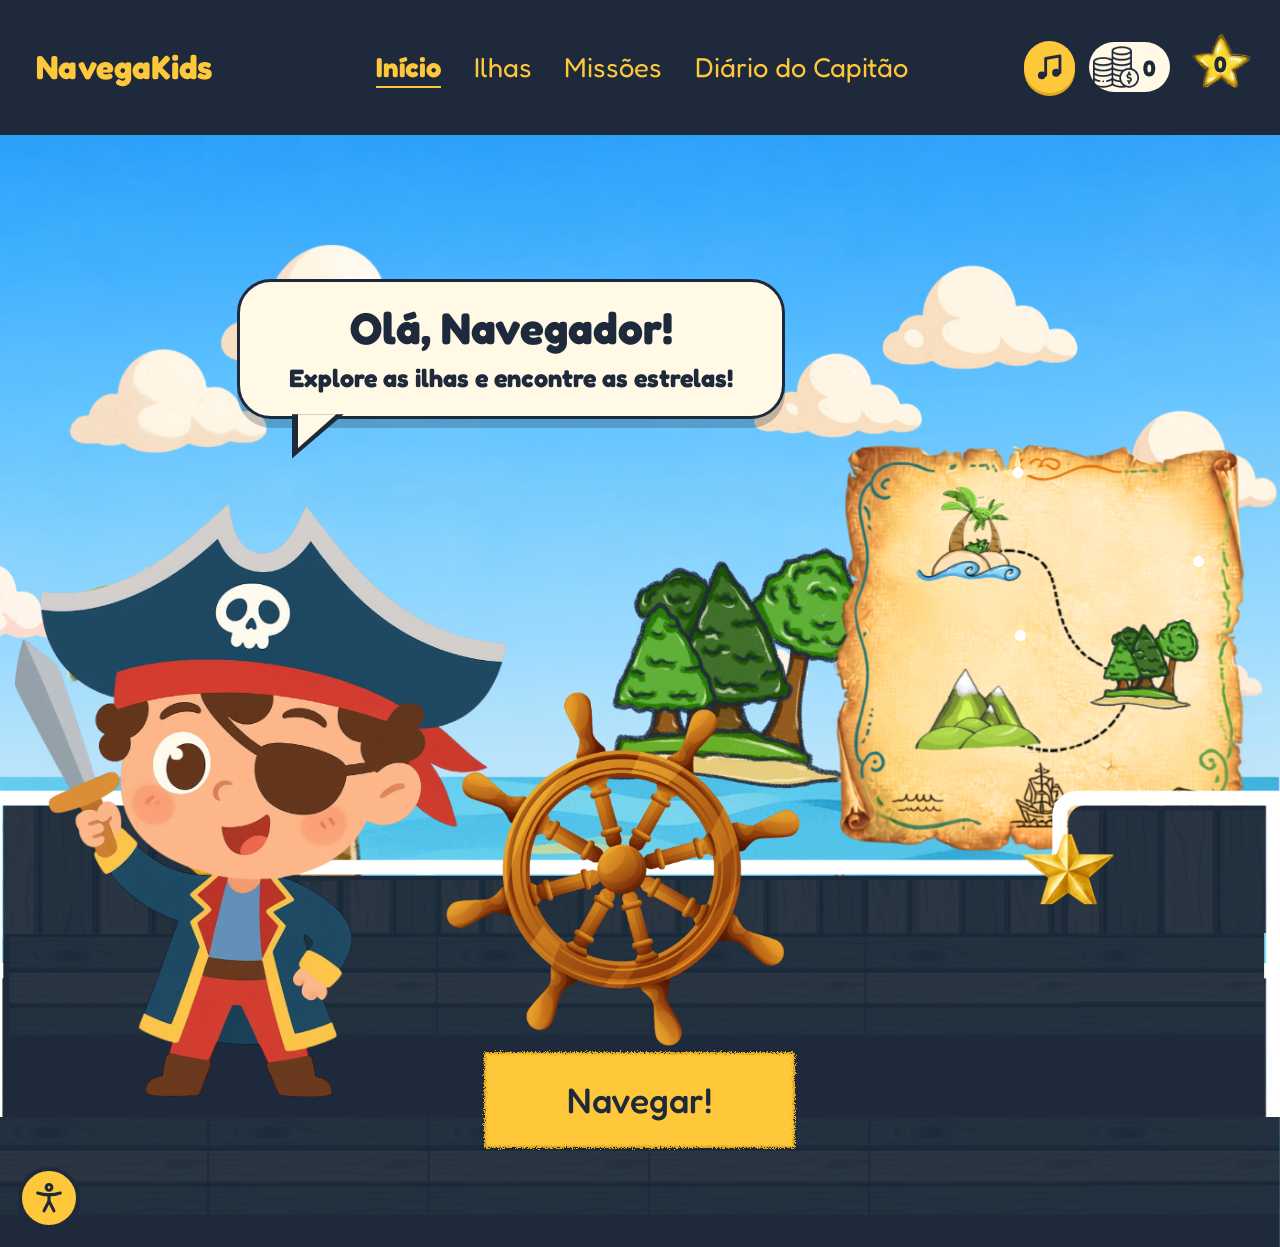
<file: index.html>
<!DOCTYPE html>
<html lang="pt-BR">
  <head>
    <meta charset="UTF-8">
    <meta name="viewport" content="width=device-width, initial-scale=1">
    <title>NavegaKids · Segurança na Internet</title>
    <meta
      name="description"
      content="Jogo educativo NavegaKids: 3 ilhas, 15 fases e 45 atividades sobre segurança na internet para crianças."
    >
    <link rel="icon" type="image/png" href="img/pirata.png">
    <link rel="preconnect" href="https://fonts.googleapis.com">
    <link
      rel="stylesheet"
      href="https://fonts.googleapis.com/css2?family=Fredoka:wght@400;500;600;700&display=swap"
    >

    <script>
      /* Lista única dos arquivos do jogo.
         VERSAO: troque só aqui depois de publicar uma mudança, para o navegador baixar tudo de novo.
         A ORDEM importa: cada arquivo usa o que os anteriores registraram em window.NavegaKids. */
      window.NavegaKids = {
        arquivos: {
          VERSAO: '20261022a',
          css: ['base', 'telas', 'atividades', 'acessibilidade'],
          js: [
            // conteúdo e configuração (imagens, roteiro)
            'config',
            'data',
            // pontos, estrelas, selos e desbloqueio
            'pontuacao',
            'progresso',
            // textos do Marujo e dicas por nível
            'textos-curtos',
            'dicas',
            // imagens, popups e montagem das telas
            'core',
            // voz, dicas e incentivo
            'apoio',
            // tela de atividade e os tipos de atividade
            'activities',
            'activities2',
            // música de fundo (Web Audio, sem arquivo)
            'musica',
            // peças e popups usados por várias telas
            'telas/comum',
            'telas/jogador',
            // uma tela por arquivo
            'telas/inicio',
            'telas/ilhas',
            'telas/mapa',
            'telas/capitao',
            'telas/abertura',
            'telas/missoes',
            'telas/conclusao',
            'telas/diario',
            'telas/certificado',
            // liga cada endereço à sua tela
            'router',
            // painel de acessibilidade
            'acessibilidade'
          ]
        }
      };

      NavegaKids.arquivos.css.forEach(nome =>
        document.write(`<link rel="stylesheet" href="css/${nome}.css?v=${NavegaKids.arquivos.VERSAO}">`)
      );
    </script>
  </head>

  <body>
    <header class="topbar" id="topbar"></header>
    <main id="stage" role="main"></main>

    <script>
      NavegaKids.arquivos.js.forEach(nome =>
        document.write(`<script src="js/${nome}.js?v=${NavegaKids.arquivos.VERSAO}"><\/script>`)
      );
    </script>
  </body>
</html>
</file>
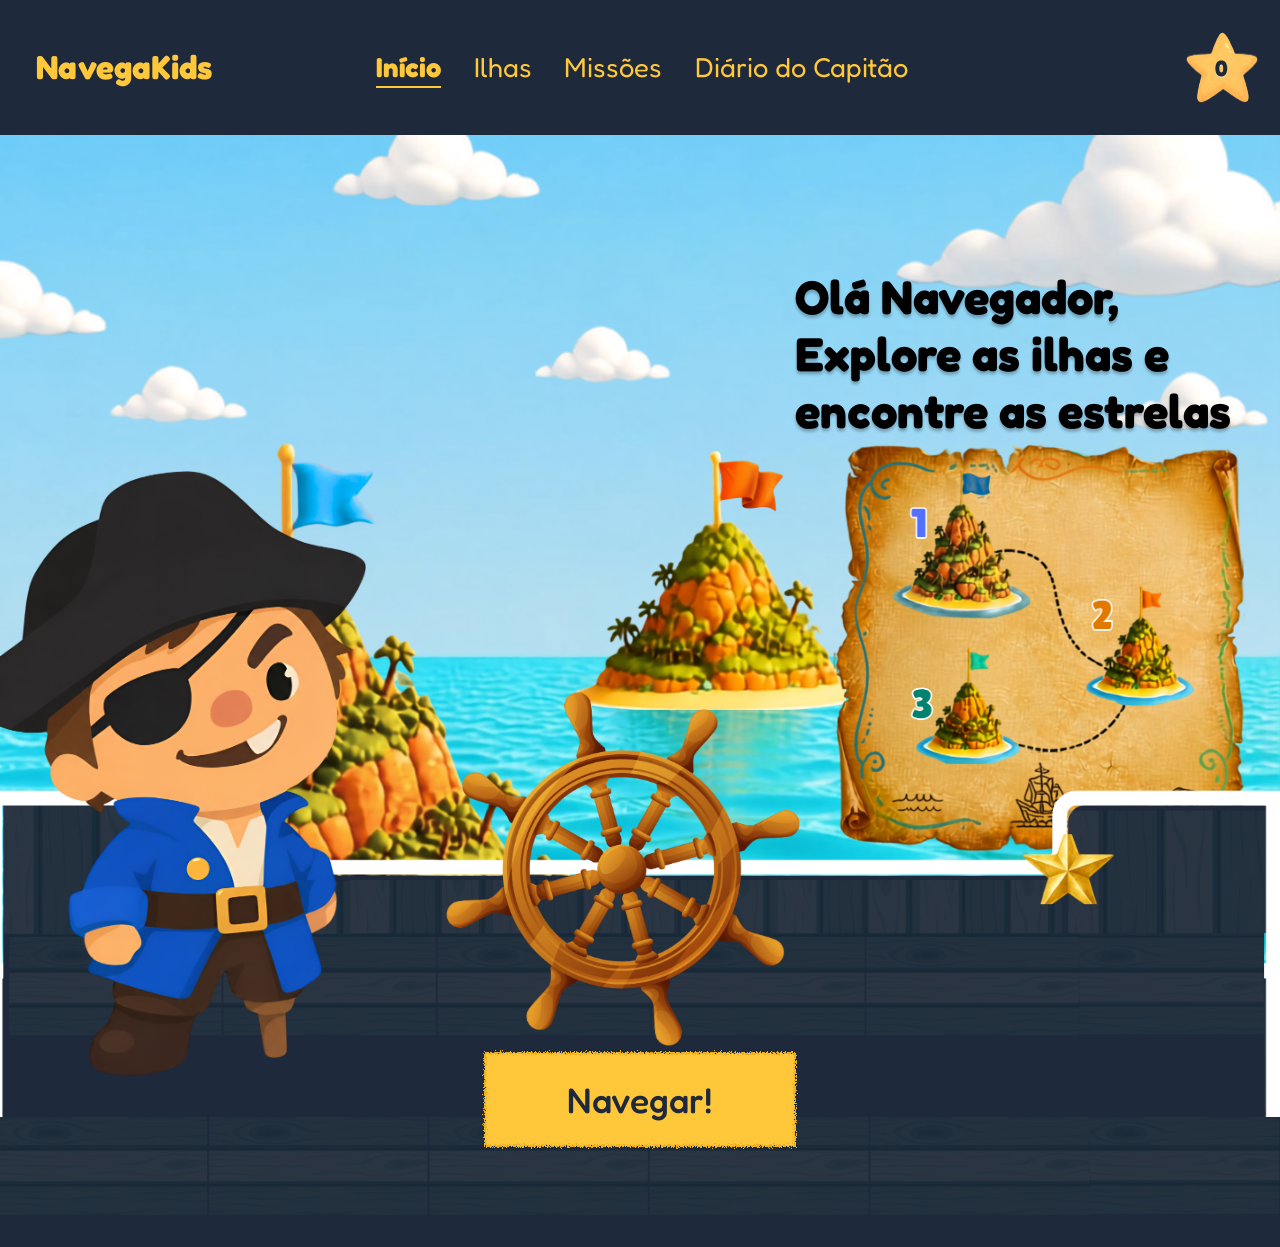
<file: NavegaKids-inicial/index.html>
<!DOCTYPE html>
<html lang="pt-BR">
<head>
<meta charset="UTF-8">
<meta name="viewport" content="width=device-width, initial-scale=1">
<title>NavegaKids — Segurança na Internet</title>
<meta name="description" content="Jogo educativo NavegaKids: 3 ilhas, 15 fases e 45 atividades sobre segurança na internet para crianças.">
<link rel="icon" href="data:image/svg+xml,<svg xmlns=%22http://www.w3.org/2000/svg%22 viewBox=%220 0 100 100%22><text y=%22.9em%22 font-size=%2290%22>🏴‍☠️</text></svg>">
<link rel="preconnect" href="https://fonts.googleapis.com">
<link href="https://fonts.googleapis.com/css2?family=Fredoka:wght@400;500;600;700&display=swap" rel="stylesheet">
<link rel="stylesheet" href="css/style.css">
</head>
<body>
  <header class="topbar" id="topbar"></header>
  <main id="stage" role="main"></main>

  <!-- Conteúdo e configuração do jogo -->
  <script src="js/config.js"></script>
  <script src="js/data.js"></script>
  <!-- Motor do jogo -->
  <script src="js/core.js"></script>
  <script src="js/activities.js"></script>
  <script src="js/activities2.js"></script>
  <script src="js/router.js"></script>
</body>
</html>
</file>
<file: NavegaKids-inicial/css/style.css>
/* ============================================================
   NavegaKids — style.css
   Paleta tirada do Figma: azul-marinho, amarelo, creme, coral, turquesa.
   ============================================================ */
:root {
  --navy: #1e293b;
  --navy-2: #2b3a58;
  --yellow: #ffc83b;
  --yellow-d: #e0a91d;
  --cream: #fff9e6;
  --cream-2: #fff2c2;
  --coral: #ff7a59;
  --coral-d: #e2593a;
  --teal: #2ec4b6;
  --teal-d: #1c9f8d;
  --blue: #4ea8de;
  --blue-d: #3388bd;
  --ink: #1e293b;
  --muted: #6b7386;
  --sea-1: #6cc9f2;
  --sea-2: #1fa7d8;
  --radius: 14px;
  --font: "Fredoka", "Nunito", "Trebuchet MS", "Segoe UI", system-ui, sans-serif;
}

* { box-sizing: border-box; }
html, body { height: 100%; margin: 0; }
body {
  font-family: var(--font);
  color: var(--ink);
  background: var(--navy);
  display: flex;
  flex-direction: column;
  -webkit-tap-highlight-color: transparent;
}
img { -webkit-user-drag: none; user-select: none; }
.cadeado-svg { color: var(--navy); flex-shrink: 0; }
button { font-family: inherit; cursor: pointer; }
:focus-visible { outline: 3px solid var(--blue); outline-offset: 2px; }
.sr { position: absolute; width: 1px; height: 1px; overflow: hidden; clip: rect(0 0 0 0); }

/* ---------- imagens / emoji de reserva ---------- */
.ico { display: inline-block; object-fit: contain; vertical-align: middle; }
.emo {
  display: inline-flex; align-items: center; justify-content: center;
  line-height: 1; vertical-align: middle; text-align: center;
}
.emo svg { width: 100%; height: 100%; }

/* ---------- barra superior ---------- */
.topbar {
  flex: 0 0 auto;
  height: 58px;
  background: var(--navy);
  display: flex; align-items: center; gap: 28px;
  padding: 0 clamp(12px, 3vw, 32px);
  position: relative; z-index: 50;
}
.logo {
  color: var(--yellow); font-weight: 900; font-size: 20px; text-decoration: none;
  letter-spacing: .2px; white-space: nowrap;
}
.nav { display: flex; gap: clamp(10px, 2vw, 22px); overflow-x: auto; scrollbar-width: none; }
.nav::-webkit-scrollbar { display: none; }
.nav a {
  color: var(--yellow); text-decoration: none; font-weight: 700; font-size: 15px;
  padding: 6px 2px; white-space: nowrap; border-bottom: 2px solid transparent;
}
.nav a:hover { border-color: rgba(255, 200, 59, .5); }
.nav a.on { border-color: var(--yellow); }
.starbadge {
  margin-left: auto; position: relative; width: 46px; height: 46px; background: none; border: 0; padding: 0;
  display: grid; place-items: center; flex-shrink: 0;
}
.starbadge .ico, .starbadge .emo { position: absolute; inset: 0; margin: auto; width: 32px; height: 32px; object-fit: contain; }
.starbadge b {
  position: relative; z-index: 1; font-size: 14px; font-weight: 900; color: var(--navy);
  text-shadow: 0 1px 0 rgba(255, 255, 255, .5);
}
.starbadge.bump { animation: bump .6s ease; }

#stage { flex: 1 1 auto; position: relative; overflow: auto; background: var(--cream); }

/* ---------- cenas com fundo ---------- */
.scene {
  position: relative; min-height: 100%;
  background-size: cover; background-position: top center; background-repeat: no-repeat;
  display: flex; flex-direction: column;
}
.bg-home {
  background-image: linear-gradient(180deg, #7dd0f5 0%, #bfe9fb 40%, #29aadb 41%, #1e93c6 66%, #232f47 67%, #1b2438 100%);
}
.bg-ilhas {
  background-image: linear-gradient(180deg, #86d4f7 0%, #c6ecfc 28%, #3fb7e4 29%, #1b9bd0 100%);
}
.bg-fases {
  background-image: linear-gradient(180deg, #7dd0f5 0%, #c8edfc 45%, #2fb0df 46%, #1f96c9 68%, #232f47 69%, #1b2438 100%);
}
.bg-carregando {
  background-image: linear-gradient(180deg, #8fd6f6 0%, #d0f0fd 45%, #37b5e2 46%, #1c96cb 100%);
}
.bg-mapa {
  background-image: radial-gradient(ellipse at 50% 45%, #f6dfa6 0%, #e9c57a 60%, #c99a4d 100%);
}
.scene.has-bg { background-color: transparent; }
.scene::after { content: ""; }

/* ---------- botões ---------- */
.btn {
  border: 0; border-radius: 6px; padding: 12px 24px; font-weight: 900; font-size: 16px;
  color: var(--navy); background: var(--yellow); box-shadow: 0 4px 0 var(--yellow-d);
  transition: transform .08s, filter .15s; min-height: 44px;
}
.btn:hover { filter: brightness(1.05); }
.btn:active { transform: translateY(3px); box-shadow: 0 1px 0 var(--yellow-d); }
.btn-t { background: var(--teal); color: #fff; box-shadow: 0 4px 0 var(--teal-d); }
.btn-t:active { box-shadow: 0 1px 0 var(--teal-d); }
.btn-c { background: var(--coral); color: #fff; box-shadow: 0 4px 0 var(--coral-d); }
.btn-c:active { box-shadow: 0 1px 0 var(--coral-d); }
.btn-b { background: var(--blue); color: #fff; box-shadow: 0 4px 0 var(--blue-d); }
.btn-b:active { box-shadow: 0 1px 0 var(--blue-d); }
.btn-grey { background: #d5d5d5; color: #fff; box-shadow: none; cursor: not-allowed; }
.btn-ghost { background: transparent; color: var(--navy); box-shadow: inset 0 0 0 2px var(--navy); }
.btn-sm { padding: 7px 14px; font-size: 13px; min-height: 34px; box-shadow: 0 3px 0 var(--yellow-d); }
.btn-lg { font-size: 20px; padding: 14px 36px; }
.btn[disabled] { opacity: .55; cursor: not-allowed; }
.pulse { animation: pulse 1.4s ease-in-out infinite; }

/* ---------- popups ---------- */
.popup-wrap {
  position: fixed; inset: 0; z-index: 200; display: grid; place-items: center; padding: 16px;
  background: rgba(20, 28, 46, .55); animation: fade .2s ease;
}
.popup-wrap.nodim { background: transparent; place-items: end center; pointer-events: none; padding-bottom: 6vh; }
.popup-wrap.nodim .popup { pointer-events: auto; }
.popup {
  position: relative; width: min(560px, 100%); max-height: 92vh; overflow: auto;
  background: var(--cream); border: 6px solid var(--yellow); padding: 26px 30px 24px;
  text-align: center; animation: pop .28s cubic-bezier(.2, 1.4, .4, 1);
}
.popup .x {
  position: absolute; top: 6px; left: 10px; color: var(--coral); font-weight: 900; font-size: 20px;
  background: none; border: 0; padding: 4px 6px; line-height: 1;
}
.popup.cor-t { border-color: var(--teal); }
.popup.cor-c { border-color: var(--coral); }
.popup.cor-b { border-color: var(--blue); }
.popup .who { display: flex; align-items: center; justify-content: center; gap: 12px; margin-bottom: 10px; font-weight: 900; font-size: 15px; }
.popup .who .av { width: 52px; height: 52px; }
.popup h3 { margin: 0 0 8px; font-size: 22px; color: var(--navy); }
.popup p { margin: 6px 0 16px; font-size: 18px; font-weight: 800; line-height: 1.35; color: var(--navy); }
.popup .estrela-mais { display: flex; align-items: center; justify-content: center; gap: 8px; font-weight: 900; font-size: 22px; color: var(--teal); margin: -4px 0 14px; }
.popup .btns { display: flex; gap: 10px; justify-content: center; flex-wrap: wrap; }
.popup .btns .btn { min-width: 140px; }

.toast {
  position: fixed; left: 50%; bottom: 28px; transform: translateX(-50%); z-index: 300;
  background: var(--navy); color: var(--yellow); font-weight: 800; padding: 12px 20px; border-radius: 999px;
  max-width: 90vw; text-align: center; animation: pop .25s ease;
  box-shadow: 0 8px 20px rgba(0, 0, 0, .3);
}

/* ============ TELAS NO FRAME DO FIGMA (Home, Ilhas) ============ */
/* 1 px do Figma = var(--u) (largura-base 1728 px); tudo escala pela largura.
   Nessas telas a navbar faz parte do frame e rola junto, como no Figma: quem
   rola é o documento, não o #stage. As regras só valem com body.tela-figma
   (classe posta pela tela e removida em montar()), então as demais telas
   continuam como estavam. */
html:has(body.tela-figma), body.tela-figma { height: auto; }
body { container-type: inline-size; --u: calc(100cqw / 1728); }
body.tela-figma { display: block; }
body.tela-figma #stage { overflow: visible; background: var(--navy); }

/* navbar — uma única navbar para todo o projeto, com a geometria do Figma
   (182 px, brand em left 49, item ativo em negrito com indicador).
   Os max() só evitam texto ilegível em telas estreitas; em desktop não atuam. */
.topbar {
  height: max(56px, calc(182 * var(--u))); padding: 0 calc(26 * var(--u)) 0 calc(49 * var(--u));
  display: grid; grid-template-columns: 1fr auto 1fr; align-items: center; gap: 0;
}
.topbar .logo { font-size: max(16px, calc(45 * var(--u))); font-weight: 700; justify-self: start; }
.topbar .nav { gap: max(10px, calc(44 * var(--u))); overflow: visible; margin-right: calc(18 * var(--u)); }
.topbar .nav a {
  font-size: max(13px, calc(37 * var(--u))); font-weight: 400; color: #FFC83B;  /* “Início” visível (Locofy exportou #1E293B) */
  padding: calc(4 * var(--u)) 0; border-bottom-width: max(2px, calc(3 * var(--u)));
}
.topbar .nav a.on { font-weight: 700; }
.topbar .starbadge { margin-left: 0; justify-self: end; width: max(40px, calc(105 * var(--u))); height: max(40px, calc(105 * var(--u))); }
.topbar .starbadge .ico, .topbar .starbadge .emo { width: 100%; height: 100%; }
.topbar .starbadge b { font-size: max(13px, calc(30 * var(--u))); }

/* botão amarelo do Figma (action-container): bordas ásperas, texto 48 px navy */
.btn-figma {
  position: absolute; z-index: 10;
  width: calc(420 * var(--u)); min-height: calc(129 * var(--u));
  border: 0; background: none; padding: 0;
  font-size: calc(48 * var(--u)); font-weight: 500; color: #1E293B;
  display: flex; align-items: center; justify-content: center;
}
.btn-figma::before {
  content: ""; position: absolute; inset: 0; z-index: -1;
  background: #FFC83B; box-shadow: inset 0 0 0 calc(3 * var(--u)) #E9AE22;
  filter: url(#nkAspero);
}
.btn-figma:hover::before { background: #CC9408; }
.btn-figma:active { transform: translateY(calc(3 * var(--u))); }
.filtros-svg { position: absolute; width: 0; height: 0; }

/* ============ HOME ============ */
/* Frame Home: 1728 × 1683 px (navbar 182 + 1501 de composição). */
.scene.home { min-height: 0; display: block; background: var(--navy); }
.home-frame {
  position: relative; width: 100%; height: calc(1501 * var(--u));
  overflow: hidden;              /* só o frame corta, como o clip do frame no Figma */
  isolation: isolate;
}
.home-frame > .ico { position: absolute; max-width: none; object-fit: fill; pointer-events: none; }
/* coordenadas = (Y do Figma − 182 da navbar) */
.home-frame .hm-fundo   { left: calc(-61 * var(--u));  top: calc(-416 * var(--u)); width: calc(1790 * var(--u)); height: calc(1733 * var(--u)); z-index: 0; }
.home-frame .hm-mapa    { left: calc(665 * var(--u));  top: calc(143 * var(--u));  width: calc(1032 * var(--u)); height: calc(1005 * var(--u)); z-index: 1; }
.home-frame .hm-barco2  { left: calc(-34.1 * var(--u)); top: calc(-38 * var(--u)); width: calc(1783.4 * var(--u)); height: calc(1610 * var(--u)); z-index: 2; } /* 2ª instância: só a faixa inferior aparece (topo fica sob o convés) */
.home-frame .hm-barco   { left: calc(-5 * var(--u));   top: calc(-238 * var(--u)); width: calc(1733 * var(--u)); height: calc(1564 * var(--u)); z-index: 3; }
.home-frame .hm-pirata  { left: calc(-301 * var(--u)); top: calc(248 * var(--u));  width: calc(1049 * var(--u)); height: calc(1022 * var(--u)); z-index: 4; }
.home-frame .hm-volante { left: calc(583 * var(--u));  top: calc(733 * var(--u));  width: calc(516 * var(--u));  height: calc(516 * var(--u));  z-index: 4; }

.home-frame .hm-texto {
  position: absolute; margin: 0; z-index: 6;
  left: calc(1073 * var(--u)); top: calc(181 * var(--u)); width: calc(700 * var(--u));
  font-size: calc(64 * var(--u)); font-weight: 700; line-height: 1.2; color: #000;
  text-shadow: 0 calc(4 * var(--u)) calc(4 * var(--u)) rgba(0, 0, 0, .25);
}

/* Botão Navegar! — posição do Locofy (bottom 134, centrado, 420 × 129), acima de tudo */
.home-frame .hm-navegar { left: calc(654 * var(--u)); bottom: calc(134 * var(--u)); }


/* ============ ILHAS ============ */
/* Frame Ilhas do Locofy: 1728 × 1117 px com overflow hidden (navbar 182 + 935).
   Coordenadas abaixo = (Y do Figma − 182). */
.scene.ilhas { min-height: 0; display: block; padding: 0; background: var(--navy); }
.ilhas-frame {
  position: relative; width: 100%; height: calc(935 * var(--u));
  overflow: hidden; isolation: isolate; background: #fff;
}
.ilhas-frame > .ico { position: absolute; max-width: none; object-fit: fill; }
/* Fundo_Ilhas: 100% da caixa .ilhas (1728 × 1117) com object-fit: cover
   → 1728 × 1309 centralizado verticalmente (top −96) */
.ilhas-frame .il-fundo { left: 0; top: calc(-278 * var(--u)); width: calc(1728 * var(--u)); height: calc(1309 * var(--u)); z-index: 0; pointer-events: none; }
/* ilha1/2/3: canvas 1728 × 1683 inteiro (transparência preservada), cada um
   registrado exatamente sobre a ilha correspondente do Figma */
.ilhas-frame .il-ilha { top: calc(-391 * var(--u)); width: calc(1728 * var(--u)); height: calc(1683 * var(--u)); z-index: 1; pointer-events: none; }
.ilhas-frame .il-ilha1 { left: calc(-581 * var(--u)); }
.ilhas-frame .il-ilha2 { left: calc(-52 * var(--u)); }
.ilhas-frame .il-ilha3 { left: calc(505 * var(--u)); }

/* cadeados das ilhas bloqueadas (ri:lock-2-fill, 186 × 186) */
.ilhas-frame .il-lock {
  position: absolute; z-index: 5; top: calc(627 * var(--u));
  width: calc(186 * var(--u)); height: calc(186 * var(--u));
  border: 0; background: none; padding: 0; color: #1E293B; cursor: not-allowed;
}
.ilhas-frame .il-lock svg { width: 100%; height: 100%; display: block; filter: drop-shadow(0 calc(4 * var(--u)) calc(6 * var(--u)) rgba(255, 255, 255, .45)); }
.ilhas-frame .il-lock2 { left: calc(725 * var(--u)); }
.ilhas-frame .il-lock3 { left: calc(1297 * var(--u)); }

/* Explorar — Locofy: top calc(50% + 65.5px) do frame de 1117 (= 624), left 49 */
.ilhas-frame .il-explorar { top: calc(442 * var(--u)); }
.ilhas-frame .il-explorar1 { left: calc(49 * var(--u)); }
.ilhas-frame .il-explorar2 { left: calc(580 * var(--u)); }
.ilhas-frame .il-explorar3 { left: calc(1141 * var(--u)); }

/* ============ CARREGAMENTO ============ */
.carregando { display: block; padding: 0; background: #7fcbf5; }
.carregando-img { position: relative; width: 100%; }
.carregando .txt {
  position: absolute; right: 6%; top: 40%; max-width: 34%; font-weight: 900; font-size: clamp(18px, 2.6vw, 32px);
  color: var(--navy); line-height: 1.15; text-shadow: 0 2px 0 rgba(255, 255, 255, .5);
}
.carregando .barra { margin-top: 14px; width: min(260px, 100%); height: 12px; border-radius: 99px; background: rgba(255, 255, 255, .6); overflow: hidden; }
.carregando .barra i { display: block; height: 100%; width: 0; background: var(--yellow); animation: carrega 2.4s ease-out forwards; }

/* ============ MAPA DA ILHA (fases) ============ */
/* Frame medido no print do Figma (Ilha 1): 1728 × ≈2216 px (navbar 182 + 2034).
   Coordenadas abaixo = (Y do Figma − 182). FundoFases em escala 1 (1728 × 1683)
   com o horizonte (y 887 do PNG) exatamente na base do card superior. */
.scene.ilha-mapa { min-height: 0; display: block; padding: 0; background: var(--navy); }
.mapa-frame {
  position: relative; width: 100%; height: calc(2034 * var(--u));
  overflow: hidden; isolation: isolate; background: #e9cf9f; color: #1E293B;
}
.mapa-frame .ico { position: absolute; max-width: none; object-fit: fill; }
.mapa-frame .mf-fundo  { left: 0; top: calc(-29 * var(--u)); width: calc(1728 * var(--u)); height: calc(1683 * var(--u)); z-index: 1; pointer-events: none;
  -webkit-mask-image: linear-gradient(#000 88%, transparent); mask-image: linear-gradient(#000 88%, transparent); } /* funde com a 2ª instância, sem emenda */
/* 2ª instância do FundoFases: só a areia aparece, completando o frame abaixo de 1654 */
.mapa-frame .mf-fundo2 { left: 0; top: calc(540 * var(--u)); width: calc(1728 * var(--u)); height: calc(1683 * var(--u)); z-index: 0; pointer-events: none; }

/* ---- card superior ---- */
.mf-card {
  position: absolute; z-index: 5; left: calc(252 * var(--u)); top: calc(284 * var(--u));
  width: calc(1226 * var(--u)); height: calc(582 * var(--u));
  background: #FFF9E6; border: max(1px, calc(3 * var(--u))) solid #1E293B; box-sizing: border-box;
}
.mf-card > * { position: absolute; margin: 0; }
.mf-card .mf-navio { left: calc(50 * var(--u)); top: calc(127 * var(--u)); width: calc(331 * var(--u)); height: calc(331 * var(--u)); }
.mf-card .mf-titulo {
  left: calc(451 * var(--u)); width: calc(600 * var(--u)); top: calc(30 * var(--u));
  text-align: center; font-size: calc(48 * var(--u)); font-weight: 700; color: #4EA8DE; line-height: 1.2;
}
.mf-card .mf-label { left: calc(606 * var(--u)); top: calc(100 * var(--u)); font-size: calc(34 * var(--u)); font-weight: 700; line-height: 1.2; }
.mf-card .mf-fase  { left: calc(606 * var(--u)); top: calc(148 * var(--u)); font-size: calc(30 * var(--u)); font-weight: 400; line-height: 1.2; max-width: calc(560 * var(--u)); white-space: nowrap; overflow: hidden; text-overflow: ellipsis; }
.mf-card .mf-prosseguir {
  left: calc(586 * var(--u)); top: calc(226 * var(--u)); width: calc(331 * var(--u)); height: calc(95 * var(--u));
  border: 0; padding: 0; background: #FFC83B; color: #1E293B; font-size: calc(34 * var(--u)); font-weight: 700;
}
.mf-card .mf-prosseguir:hover { background: #CC9408; }
.mf-card .mf-estrela { left: calc(1097 * var(--u)); top: calc(19 * var(--u)); width: calc(105 * var(--u)); height: calc(105 * var(--u)); }
.mf-card .mf-estrela .ico { left: 0; top: 0; width: 100%; height: 100%; }
.mf-card .mf-estrela b { position: absolute; inset: 0; display: grid; place-items: center; padding-top: calc(8 * var(--u)); font-size: calc(30 * var(--u)); font-weight: 500; }
/* stepper 1–5 */
.mf-card .mf-trilho { left: calc(500 * var(--u)); top: calc(465 * var(--u)); width: calc(625 * var(--u)); height: calc(4 * var(--u)); background: #E6ECF1; }
.mf-card .mf-passo { width: calc(34 * var(--u)); height: calc(30 * var(--u)); border-radius: 50%; background: #D5D8DD; transform: translate(-50%, -50%); top: calc(467 * var(--u)); }
.mf-card .mf-passo.on { background: #4EA8DE; }
.mf-card .mf-pnum { transform: translateX(-50%); top: calc(398 * var(--u)); font-size: calc(30 * var(--u)); font-weight: 600; color: #D5D8DD; line-height: 1; }
.mf-card .mf-pnum.on { color: #1E293B; }

/* ---- caminho, decorações e cards das fases (tudo na areia) ---- */
.mf-linhas { position: absolute; left: 0; top: 0; width: 100%; height: 100%; z-index: 2; pointer-events: none; }
.mf-linhas line { stroke: #1E293B; stroke-opacity: .55; stroke-width: 2; vector-effect: non-scaling-stroke; }
.mapa-frame .mf-decor { z-index: 3; pointer-events: none; }
.mapa-frame .mf-decor-topo { z-index: 6; }  /* ⚠ fica por cima da borda do card 1 */
.mf-num {
  position: absolute; z-index: 4; transform: translate(-50%, -50%) rotate(-21deg);
  font-size: calc(40 * var(--u)); font-weight: 600; line-height: 1; color: #1E293B;
}
.mf-no {
  position: absolute; z-index: 4; width: calc(234 * var(--u)); height: calc(234 * var(--u));
  transform: translate(-50%, -50%) rotate(var(--ang));
  background: #FFF9E6; border: max(1px, calc(2 * var(--u))) solid #1E293B; padding: 0; box-sizing: border-box;
  color: #000; transition: transform .15s;
}
.mf-no:not(:disabled):hover { transform: translate(-50%, -50%) rotate(var(--ang)) scale(1.05); }
.mf-no:disabled { cursor: not-allowed; }
.mf-no > * { position: absolute; }
.mf-no .ico { max-width: none; }
.mf-no .mf-cad { left: calc(8 * var(--u)); top: calc(6 * var(--u)); width: calc(218 * var(--u)); height: calc(218 * var(--u)); }
.mf-no .mf-cad svg { width: 100%; height: 100%; display: block; }
.mf-no .mf-ic  { left: calc(52 * var(--u)); top: calc(22 * var(--u)); width: calc(130 * var(--u)); height: calc(130 * var(--u)); }
.mf-no .mf-ic-a { left: calc(62 * var(--u)); top: calc(24 * var(--u)); width: calc(110 * var(--u)); height: calc(110 * var(--u)); }  /* Fase 1: anonimo */
.mf-no .mf-ic-m { left: calc(-3 * var(--u)); top: calc(1 * var(--u)); width: calc(90 * var(--u)); height: calc(90 * var(--u)); }   /* Fase 1: misterio */
.mf-no .mf-tit {
  left: calc(6 * var(--u)); right: calc(6 * var(--u)); bottom: calc(10 * var(--u));
  font-size: calc(24 * var(--u)); font-weight: 600; line-height: 1.1; text-align: center; color: #1E293B;
}
.mf-no .mf-ok { right: calc(-18 * var(--u)); top: calc(-18 * var(--u)); width: calc(52 * var(--u)); height: calc(52 * var(--u)); }
.mf-no .mf-dobro { right: calc(-3 * var(--u)); top: calc(-4 * var(--u)); width: calc(78 * var(--u)); height: calc(78 * var(--u)); }

/* ============ ABERTURA DE FASE (template de introdução) ============ */
/* Frame do Figma: 1728 × 1683 (navbar 182 + 1501), com scroll, como a Home.
   Coordenadas = (Y do Figma − 182), medidas no print e conferidas com o Locofy. */
.scene.abertura { min-height: 0; display: block; padding: 0; background: var(--navy); }
.intro-frame { position: relative; width: 100%; height: calc(1501 * var(--u)); overflow: hidden; isolation: isolate; background: #6cc0f2; }
.intro-frame > .ico { position: absolute; max-width: none; object-fit: fill; pointer-events: none; }
/* fundo básico das telas internas (fundo.png) com blur real */
.intro-frame .it-fundo   { left: calc(-20 * var(--u)); top: calc(-2 * var(--u)); width: calc(1763 * var(--u)); height: calc(1717 * var(--u)); z-index: 0; filter: blur(calc(9 * var(--u))); }
.intro-frame .it-barco2  { left: calc(-34.1 * var(--u)); top: calc(-82 * var(--u)); width: calc(1783.4 * var(--u)); height: calc(1610 * var(--u)); z-index: 1; }
.intro-frame .it-barco   { left: calc(-22 * var(--u)); top: calc(-261 * var(--u)); width: calc(1754.5 * var(--u)); height: calc(1584 * var(--u)); z-index: 2; }
.intro-frame .it-pirata  { left: calc(-283 * var(--u)); top: calc(483 * var(--u)); width: calc(1018 * var(--u)); height: calc(991 * var(--u)); z-index: 3; }
.intro-frame .it-volante { left: calc(574 * var(--u)); top: calc(728 * var(--u)); width: calc(518 * var(--u)); height: calc(518 * var(--u)); z-index: 3; }
.intro-frame .it-interrog { left: calc(1457 * var(--u)); top: calc(453 * var(--u)); width: calc(169 * var(--u)); height: calc(169 * var(--u)); z-index: 3; }
.intro-frame .it-icone   { left: calc(555 * var(--u)); top: calc(265 * var(--u)); width: calc(114 * var(--u)); height: calc(114 * var(--u)); z-index: 4; }
.intro-frame .it-titulo {
  position: absolute; z-index: 4; margin: 0; left: calc(682 * var(--u)); top: calc(290 * var(--u)); max-width: calc(1030 * var(--u));
  font-size: calc(64 * var(--u)); font-weight: 700; line-height: 1.2; color: #1E293B; white-space: nowrap;
}
.intro-frame .it-texto {
  position: absolute; z-index: 4; margin: 0; left: calc(309 * var(--u)); top: calc(438 * var(--u)); width: calc(1131 * var(--u));
  font-size: calc(50 * var(--u)); font-weight: 700; line-height: 1.26; color: #1E293B;
}
.intro-frame .it-comecar { left: calc(654 * var(--u)); bottom: calc(134 * var(--u)); padding: 0 calc(88 * var(--u)); font-size: calc(38 * var(--u)); line-height: 1.05; text-transform: uppercase; }

/* ============ MISSÕES ============ */
.missoes { background: var(--cream); padding: 12px clamp(10px, 4vw, 60px) 30px; align-items: center; }
.missoes h1 { margin: 4px 0 2px; font-size: clamp(26px, 3.6vw, 38px); font-weight: 900; color: var(--navy); }
.missoes .sub { display: flex; align-items: center; gap: 8px; font-weight: 800; font-size: 20px; margin-bottom: 14px; }
.missoes .sub .ico { width: 34px; height: 34px; }
.painel-missao {
  position: relative; width: min(880px, 100%); background: var(--coral); padding: 14px; border-radius: 4px;
}
.painel-missao .fita {
  position: absolute; top: -6px; left: 50%; transform: translateX(-50%); width: 26px; height: 74px; background: var(--yellow);
  clip-path: polygon(0 0, 100% 0, 100% 100%, 50% 82%, 0 100%); border: 0; box-shadow: none; z-index: 3;
}
.painel-missao .fechar { position: absolute; top: 10px; left: 14px; color: #fff; background: none; border: 0; font-weight: 900; font-size: 22px; z-index: 2; }
.painel-missao .in { background: #fff; display: grid; grid-template-columns: minmax(0, 1fr) minmax(0, 1fr); min-height: 300px; }
.arvore { position: relative; padding: 20px; min-height: 260px; }
.arvore-svg { position: absolute; inset: 0; width: 100%; height: 100%; }
.arvore-svg path { fill: none; stroke: var(--navy); stroke-width: 1.5; }
.arvore .passo {
  position: absolute; width: 108px; background: #ececec; border: 2px solid var(--navy); border-radius: 8px;
  padding: 8px; text-align: center; display: flex; flex-direction: column; align-items: center; gap: 6px;
  font-weight: 800; font-size: 12px; color: var(--navy); line-height: 1.2;
}
.arvore .passo .n { font-size: 10px; font-weight: 900; }
.arvore .passo .n.go { background: var(--yellow); color: var(--navy); padding: 2px 8px; border-radius: 5px; }
.arvore .passo .n.ok { background: var(--teal); color: #fff; width: 20px; height: 20px; border-radius: 50%; display: flex; align-items: center; justify-content: center; }
.arvore .passo.feita { background: #dff7f1; border-color: var(--teal); }
.arvore .passo.trancada { background: #d8d8d8; color: #7c7c7c; border-color: #999; cursor: not-allowed; }
.arvore .passo.trancada .cadeado-svg { color: #4a4a4a; }
.detalhe { padding: 26px 26px 26px 34px; text-align: left; display: flex; flex-direction: column; gap: 10px; min-width: 0; overflow-wrap: anywhere; }  /* texto contido na página direita */
.detalhe .fase-atual { display: flex; gap: 12px; align-items: center; }
.detalhe .fase-atual .ico { width: 64px; height: 56px; }
.detalhe .fase-atual .emo { font-size: 48px; }
.detalhe .fase-atual b { display: block; font-size: 20px; }
.detalhe .fase-atual small { font-weight: 800; color: var(--muted); }
.detalhe p { margin: 0; font-weight: 800; font-size: 15px; line-height: 1.35; max-width: 100%; }
.detalhe .fase-atual > div { min-width: 0; }
/* barra de progresso restaurada: “Seu progresso … 0%” e a barra logo abaixo */
.progresso { margin-top: auto; display: grid; grid-template-columns: 1fr auto; align-items: center; gap: 6px 10px; }
.progresso span { font-size: 13px; font-weight: 800; color: var(--muted); }
.progresso em { font-size: 13px; font-weight: 900; font-style: normal; color: var(--navy); }
.progresso .trilho { grid-column: 1 / -1; grid-row: 2; height: 12px; background: #e4e4e4; border-radius: 99px; overflow: hidden; }
.progresso .trilho i { display: block; height: 100%; min-width: 0; background: var(--yellow); transition: width .6s ease; }
.missoes .baixo { margin-top: 18px; display: flex; gap: 12px; flex-wrap: wrap; justify-content: center; }

/* ============ ATIVIDADE ============ */
.atv { overflow: auto; padding: 14px clamp(8px, 3vw, 40px) 40px; align-items: center; }
.atv .topo {
  width: min(980px, 100%); display: flex; align-items: center; gap: 10px; flex-wrap: wrap; justify-content: space-between;
  background: rgba(255, 249, 231, .95); border: 4px solid var(--yellow); padding: 8px 14px; margin-bottom: 12px; position: relative; z-index: 2;
}
.atv .topo .tt { min-width: 0; }
.atv .topo small { font-weight: 800; color: var(--muted); font-size: 12px; }
.atv .topo h2 { margin: 0; font-size: clamp(17px, 2.4vw, 22px); font-weight: 900; color: var(--navy); }
.atv .topo .acoes { display: flex; gap: 8px; align-items: center; }
.chip-papel { background: var(--navy); color: var(--yellow); font-weight: 800; font-size: 12px; padding: 4px 10px; border-radius: 99px; }
.atv .palco {
  width: min(980px, 100%); background: rgba(255, 249, 231, .96); border: 5px solid var(--yellow);
  padding: clamp(12px, 2.4vw, 22px); position: relative; z-index: 1;
}
.palco .enunciado { font-weight: 900; font-size: clamp(16px, 2vw, 21px); color: var(--navy); margin: 0 0 12px; text-align: center; }
.palco .texto-cena { font-weight: 800; text-align: center; margin: 10px 0 0; color: var(--navy); }
.palco .rodape { display: flex; justify-content: center; gap: 10px; margin-top: 16px; flex-wrap: wrap; }
.shake { animation: shake .4s; }

/* --- joguinho --- */
.jg { background: #fff; border: 2px solid var(--navy); position: relative; }
.jg-top { display: flex; align-items: center; gap: 16px; padding: 8px 12px; border-bottom: 2px solid var(--navy); font-weight: 900; font-size: 13px; flex-wrap: wrap; }
.jg-top > div { display: flex; align-items: center; gap: 6px; padding: 3px 6px; border-radius: 8px; }
.jg-top .ico { width: 30px; height: 30px; }
.jg-top .emo { font-size: 24px; }
.jg-top .av .ico { border-radius: 50%; }
.jg-top .dir { margin-left: auto; }
.jg-top .spot { box-shadow: 0 0 0 4px var(--yellow); background: var(--cream-2); animation: pulse 1.2s infinite; }
.jg-chip { border: 0; background: transparent; font: inherit; display: flex; align-items: center; gap: 6px; padding: 3px 6px; border-radius: 8px; font-weight: 900; font-size: 13px; color: var(--ink); }
.jg-chip:hover { background: var(--cream-2); }
.jg-chip .ico { width: 30px; height: 30px; }
.jg-chip .emo { font-size: 24px; }
.jg-notif { position: relative; border: 0; background: transparent; padding: 4px; display: inline-flex; }
.jg-notif .ico { width: 30px; height: 30px; }
.jg-notif .badge {
  position: absolute; top: -2px; right: -2px; background: var(--coral); color: #fff; font-size: 10px; font-weight: 900;
  width: 16px; height: 16px; border-radius: 50%; display: flex; align-items: center; justify-content: center;
}
.btn-off { background: #d9d2ba; color: #7a7355; box-shadow: none; }
.jg-body { display: grid; grid-template-columns: 1fr 1.2fr; min-height: 300px; }
.jg-left { padding: 12px; display: flex; flex-direction: column; align-items: center; gap: 8px; justify-content: flex-end; }
.jg-grid { display: grid; grid-template-columns: repeat(2, 1fr); width: 110px; border: 2px solid var(--navy); align-self: flex-start; }
.jg-grid i { display: block; aspect-ratio: 1; border: 1px solid var(--navy); }
.jg-left small { align-self: flex-start; font-weight: 700; font-size: 11px; }
.jg-left .pirata { height: 150px; }
.jg-left .pirata .ico { height: 100%; width: auto; }
.jg-left .pirata .emo { font-size: 110px; }
.jg-side { border-left: 2px solid var(--navy); padding: 12px; background: #fdfdfd; display: flex; flex-direction: column; gap: 8px; min-height: 260px; }
.jg-side h4 { margin: 0; text-align: center; font-size: 15px; }
.jg-side .vazio { margin: auto; text-align: center; color: var(--muted); font-weight: 800; }
.lista-amigos { list-style: none; margin: 0; padding: 0; display: flex; flex-direction: column; gap: 10px; }
.lista-amigos li { display: flex; align-items: center; gap: 8px; font-weight: 800; font-size: 13px; color: var(--navy); position: relative; }
.lista-amigos .ico { width: 30px; height: 30px; border-radius: 50%; flex: none; position: relative; }
.online-dot { position: absolute; left: 22px; top: 20px; width: 9px; height: 9px; border-radius: 50%; background: var(--teal); border: 2px solid #fff; }
.pedido { border: 2px solid var(--navy); padding: 10px; font-size: 13px; font-weight: 700; display: flex; flex-direction: column; gap: 8px; background: #fff; }
.pedido .l { display: flex; gap: 8px; align-items: center; font-weight: 900; }
.pedido .l .ico { width: 24px; height: 24px; border-radius: 50%; }
.pedido .l .emo { font-size: 20px; }
.pedido .bt { display: flex; gap: 10px; }
.pedido .bt button { flex: 1; border: 0; color: #fff; font-weight: 900; padding: 8px; }
.pedido .bt .s { background: var(--teal); }
.pedido .bt .n { background: var(--coral); }

/* --- chat --- */
.chat { background: #fff; border: 2px solid var(--navy); max-width: 640px; margin: 0 auto; }
.chat-head { display: flex; gap: 10px; align-items: center; padding: 8px 12px; background: var(--navy); color: #fff; font-weight: 900; }
.chat-head .ico { width: 34px; height: 34px; border-radius: 50%; background: #fff; }
.chat-head .emo { font-size: 26px; }
.chat-head small { margin-left: auto; color: #7de8b9; font-weight: 800; }
.chat-body { padding: 12px; display: flex; flex-direction: column; gap: 10px; background: #eef7fd; min-height: 120px; }
.bolha { display: flex; gap: 8px; align-items: flex-end; max-width: 88%; }
.bolha .av .ico { width: 32px; height: 32px; border-radius: 50%; background: #fff; }
.bolha .av .emo { font-size: 24px; }
.bolha .msg { background: #fff; border: 2px solid var(--navy); border-radius: 14px 14px 14px 2px; padding: 8px 12px; font-weight: 700; font-size: 15px; line-height: 1.3; text-align: left; }
.bolha .msg small { display: block; font-size: 11px; color: var(--muted); font-weight: 800; }
.bolha.eu { align-self: flex-end; flex-direction: row-reverse; }
.bolha.eu .msg { background: var(--cream-2); border-radius: 14px 14px 2px 14px; }
.chat-body button.bolha { background: none; border: 0; padding: 0; text-align: left; width: 100%; max-width: 100%; }
.chat-body button.bolha .msg { width: 100%; transition: background .15s; }
.chat-body button.bolha:hover .msg { background: var(--cream-2); }
.bolha.achou .msg { background: #ffe1da; border-color: var(--coral); }
.bolha .stop { flex: none; width: 40px; height: 40px; }
.bolha .stop .ico { width: 40px; height: 40px; }
.bolha .stop .emo { font-size: 34px; }
.bolha.certa .msg { background: #dff7f1; border-color: var(--teal); }

/* --- lobby / guardiões --- */
.lobby { background: #fff; border: 2px solid var(--navy); max-width: 640px; margin: 0 auto; }
.lobby h4 { margin: 0; padding: 8px 12px; background: var(--navy); color: #fff; }
.lobby .av-lista { display: grid; grid-template-columns: repeat(auto-fit, minmax(110px, 1fr)); gap: 10px; padding: 14px; }
.lobby .av-card { text-align: center; padding: 10px 6px; border: 2px solid var(--navy); font-weight: 800; font-size: 13px; background: var(--cream); }
.lobby .av-card .ico { width: 48px; height: 48px; border-radius: 50%; background: #fff; display: block; margin: 0 auto 4px; }
.lobby .av-card .emo { font-size: 38px; display: block; }
.lobby .av-card.alerta { border-color: var(--coral); background: #ffe8e1; animation: pulse 1.6s infinite; }
.lobby .av-card small { display: block; color: var(--coral-d); font-weight: 800; }
.guardioes { display: grid; grid-template-columns: 150px 1fr; gap: 16px; align-items: center; max-width: 720px; margin: 0 auto; }
.guardioes .cap { text-align: center; font-weight: 900; }
.guardioes .cap .pirata { height: 160px; }
.guardioes .cap .pirata .ico { height: 100%; width: auto; }
.guardioes .cap .pirata .emo { font-size: 110px; }
.guardioes .cham { background: #fff; border: 2px solid var(--navy); border-radius: 16px; padding: 14px 16px; font-weight: 800; }
.guardioes .cham ul { display: flex; flex-wrap: wrap; gap: 8px; list-style: none; padding: 0; margin: 10px 0 0; }
.guardioes .cham li { background: var(--cream-2); border: 2px solid var(--yellow); border-radius: 99px; padding: 5px 12px; font-weight: 900; }

/* --- escolhas --- */
.opcoes { display: flex; flex-wrap: wrap; gap: 12px; justify-content: center; margin-top: 16px; }
.opcao {
  flex: 1 1 200px; max-width: 320px; background: #fff; border: 3px solid var(--navy); padding: 14px; font-weight: 900; font-size: 16px; color: var(--navy);
  display: flex; flex-direction: column; align-items: center; gap: 6px; transition: transform .12s, background .15s;
}
.opcao:hover { transform: translateY(-3px); background: var(--cream-2); }
.opcao .e { font-size: 32px; }
.opcao[disabled] { opacity: .6; pointer-events: none; }
.opcoes.cartas .opcao {
  flex: 0 1 260px; min-height: 240px; border-radius: 16px; justify-content: center; border-width: 5px; text-align: center; background: linear-gradient(160deg, #fff, var(--cream-2));
}
.opcoes.cartas .opcao:nth-child(1) { transform: rotate(-2deg); }
.opcoes.cartas .opcao:nth-child(2) { transform: rotate(2deg); }
.opcoes.cartas .opcao:hover { transform: rotate(0) translateY(-6px); }
.opcao .tag { font-size: 12px; padding: 3px 10px; border-radius: 99px; background: var(--navy); color: var(--yellow); }
.opcao .e-big { font-size: 46px; }

/* --- classificar --- */
.baldes { display: grid; grid-template-columns: repeat(auto-fit, minmax(210px, 1fr)); gap: 12px; margin-bottom: 14px; }
.balde {
  border: 3px dashed var(--navy); background: #fff; min-height: 130px; padding: 8px; text-align: center; transition: background .15s, transform .15s;
}
.balde.alvo { background: var(--cream-2); border-color: var(--blue); }
.balde.over { background: #d9f0fb; transform: scale(1.02); }
.balde h4 { margin: 0; font-size: 16px; color: var(--navy); }
.balde h4 span { font-size: 22px; margin-right: 4px; }
.balde small { display: block; font-weight: 700; color: var(--muted); margin-bottom: 6px; }
.balde .dentro { display: flex; flex-wrap: wrap; gap: 6px; justify-content: center; min-height: 40px; }
.itens { display: flex; flex-wrap: wrap; gap: 10px; justify-content: center; padding: 10px; background: rgba(255, 255, 255, .6); border: 2px solid var(--yellow); min-height: 70px; }
.item {
  background: #fff; border: 3px solid var(--navy); padding: 8px 12px; font-weight: 900; font-size: 14px; color: var(--navy);
  display: inline-flex; align-items: center; gap: 8px; cursor: grab; text-align: left; max-width: 300px;
}
.item .e { font-size: 24px; }
.item small { display: block; font-weight: 700; color: var(--muted); font-size: 11px; }
.item.sel { background: var(--yellow); transform: scale(1.05); }
.item.no-balde { border-color: var(--teal); background: #dff7f1; cursor: default; padding: 4px 10px; font-size: 13px; }
.item.drag { opacity: .5; }

/* --- achar pistas --- */
.prog-hunt { text-align: center; font-weight: 900; margin: 2px 0 10px; color: var(--navy); }
.prog-hunt b { color: var(--teal-d); }
.cena-hunt {
  position: relative; height: clamp(280px, 46vh, 400px); border: 3px solid var(--navy); overflow: hidden;
  background-image: linear-gradient(180deg, #a5defa 0%, #d9f3fd 40%, #38b4e2 41%, #1e93c7 100%);
}
.cena-hunt.mapa-perg { background-image: radial-gradient(ellipse at 50% 45%, #f6dfa6 0%, #e9c57a 65%, #c99a4d 100%); }
.pista-btn {
  position: absolute; transform: translate(-50%, -50%); background: rgba(255, 255, 255, .0); border: 0; padding: 4px; width: 78px; height: 78px; border-radius: 50%;
  display: grid; place-items: center; transition: transform .15s, background .2s;
}
.pista-btn:hover { background: rgba(255, 255, 255, .35); transform: translate(-50%, -50%) scale(1.1); }
.pista-btn .ico { width: 62px; height: 62px; }
.pista-btn .emo { font-size: 50px; }
.pista-btn.achada { background: rgba(46, 196, 176, .35); box-shadow: 0 0 0 4px var(--teal); }
.pista-btn.achada::after { content: "✔"; position: absolute; right: -4px; top: -4px; background: var(--teal); color: #fff; width: 24px; height: 24px; border-radius: 50%; font-size: 14px; display: grid; place-items: center; font-weight: 900; }
.pista-btn.errada { background: rgba(255, 123, 90, .3); }
.dica-flutua { text-align: center; min-height: 28px; font-weight: 800; margin-top: 8px; color: var(--navy); }
.dica-flutua.ruim { color: var(--coral-d); }
.dica-flutua.boa { color: var(--teal-d); }
.hunt-perfil { display: grid; grid-template-columns: 1.4fr 1fr; gap: 12px; }
.card-perfil { background: #fff; border: 2px solid var(--navy); padding: 12px; display: flex; flex-direction: column; gap: 8px; }
.card-perfil .cabec { display: flex; gap: 10px; align-items: center; font-weight: 900; }
.card-perfil .cabec .ico { width: 44px; height: 44px; border-radius: 50%; }
.card-perfil .cabec .emo { font-size: 36px; }
.linha-pista {
  display: flex; align-items: center; gap: 10px; padding: 9px 12px; border: 2px solid var(--navy); background: var(--cream); font-weight: 800; font-size: 14px; text-align: left; color: var(--navy);
  transition: background .15s;
}
.linha-pista .e { font-size: 22px; }
.linha-pista:hover { background: var(--cream-2); }
.linha-pista.achada { background: #dff7f1; border-color: var(--teal); }
.linha-pista.errada { background: #ffe8e1; border-color: var(--coral); }
.lado-amigos { background: #fff; border: 2px solid var(--navy); padding: 10px; }
.lado-amigos h4 { margin: 0 0 8px; text-align: center; }
.lado-amigos li { list-style: none; display: flex; gap: 8px; align-items: center; padding: 5px 0; font-weight: 800; font-size: 13px; border-bottom: 1px dashed #ccc; }
.lado-amigos ul { margin: 0; padding: 0; }
.lado-amigos .ico { width: 26px; height: 26px; border-radius: 50%; }
.lado-amigos .emo { font-size: 22px; }
.mock-app { border: 3px solid var(--navy); background: #fff; }
.mock-app .barra { background: var(--navy); color: #fff; display: flex; align-items: center; gap: 10px; padding: 8px 12px; font-weight: 900; }
.mock-app .barra .fim { margin-left: auto; display: flex; gap: 8px; }
.mock-app .corpo { padding: 14px; min-height: 120px; background: #eef7fd; display: flex; flex-wrap: wrap; gap: 12px; justify-content: center; align-content: center; }
.mock-app .bt-app { width: 64px; height: 64px; border-radius: 14px; border: 3px solid var(--navy); background: #fff; font-size: 30px; display: grid; place-items: center; transition: transform .15s; }
.mock-app .bt-app:hover { transform: translateY(-3px); background: var(--cream-2); }
.mock-app .bt-app .ico { width: 40px; height: 40px; }
.mock-app .bt-app.achada { background: #dff7f1; border-color: var(--teal); }
.mock-app .bt-app.errada { background: #ffe8e1; border-color: var(--coral); }

/* --- sequência --- */
.seq-slots { display: flex; gap: 10px; flex-wrap: wrap; justify-content: center; margin-bottom: 14px; }
.slot { width: 150px; min-height: 92px; border: 3px dashed var(--navy); background: #fff; display: flex; flex-direction: column; align-items: center; justify-content: center; text-align: center; padding: 8px; font-weight: 900; font-size: 14px; gap: 4px; }
.slot .n { width: 24px; height: 24px; border-radius: 50%; background: var(--navy); color: var(--yellow); display: grid; place-items: center; font-size: 13px; }
.slot.cheio { border-style: solid; border-color: var(--teal); background: #dff7f1; }
.slot .e { font-size: 28px; }
.cartoes { display: flex; gap: 10px; flex-wrap: wrap; justify-content: center; }
.cartao { width: 150px; min-height: 92px; border: 3px solid var(--navy); background: var(--cream-2); font-weight: 900; font-size: 14px; color: var(--navy); display: flex; flex-direction: column; align-items: center; justify-content: center; gap: 4px; padding: 8px; transition: transform .12s; }
.cartao:hover { transform: translateY(-3px); }
.cartao .e { font-size: 30px; }
.cartao.usado { visibility: hidden; }

/* --- montar frase --- */
.grupo { margin-bottom: 12px; }
.grupo h4 { margin: 0 0 6px; text-align: center; color: var(--navy); }
.blocos { display: flex; flex-wrap: wrap; gap: 8px; justify-content: center; }
.bloco { background: #fff; border: 3px solid var(--navy); padding: 9px 14px; font-weight: 800; font-size: 15px; color: var(--navy); }
.bloco.on { background: var(--yellow); }
.preview-msg { margin: 14px auto 0; max-width: 560px; }

/* --- quiz --- */
.quiz-top { display: flex; align-items: center; gap: 10px; justify-content: space-between; font-weight: 900; margin-bottom: 8px; }
.quiz-top .tempo { display: flex; align-items: center; gap: 6px; }
.quiz-top .tempo .ico { width: 26px; height: 26px; }
.barra-tempo { height: 10px; background: #e4e4e4; border-radius: 99px; overflow: hidden; margin-bottom: 12px; }
.barra-tempo i { display: block; height: 100%; width: 100%; background: var(--teal); transform-origin: left; }
.quiz-cena { background: #fff; border: 2px solid var(--navy); padding: 10px 14px; font-weight: 800; text-align: center; margin-bottom: 10px; }
.quiz-fb { margin-top: 12px; padding: 12px 14px; font-weight: 800; text-align: center; border: 3px solid; background: #fff; }
.quiz-fb.ok { border-color: var(--teal); color: var(--teal-d); }
.quiz-fb.ruim { border-color: var(--coral); color: var(--coral-d); }
.opcao.certa { background: #dff7f1; border-color: var(--teal); }
.opcao.errada { background: #ffe8e1; border-color: var(--coral); }

/* --- explicativa --- */
.explica { text-align: center; max-width: 620px; margin: 0 auto; }
.explica .fig { height: 130px; margin-bottom: 10px; }
.explica .fig .ico { height: 100%; width: auto; }
.explica .fig .emo { font-size: 100px; }
.explica h3 { margin: 0 0 8px; font-size: 24px; color: var(--navy); }
.explica p { font-size: 18px; font-weight: 800; line-height: 1.4; margin: 0; }
/* Placeholder pra atividades cujo vídeo animado ainda não foi produzido */
.video-placeholder {
  width: min(360px, 80vw); aspect-ratio: 1 / 1; margin: 0 auto; background: #9e9e9e; border-radius: 14px;
  display: flex; flex-direction: column; align-items: center; justify-content: center; gap: 14px; color: #fff;
}
.video-placeholder .play-ic {
  width: 64px; height: 64px; border-radius: 50%; background: rgba(255,255,255,.25); display: flex; align-items: center;
  justify-content: center; font-size: 26px; padding-left: 4px;
}
.video-placeholder b { font-size: 20px; font-weight: 700; }
.video-legenda { max-width: 520px; margin: 16px auto 0; text-align: center; font-size: 16px; font-weight: 800; color: var(--navy); line-height: 1.4; }
.pontinhos { display: flex; gap: 8px; justify-content: center; margin-top: 14px; }
.pontinhos i { width: 12px; height: 12px; border-radius: 50%; background: #d8cfa9; }
.pontinhos i.on { background: var(--navy); }

/* --- associar --- */
.match { display: grid; grid-template-columns: 1fr 1fr; gap: 18px; }
.match .col { display: flex; flex-direction: column; gap: 10px; }
.match button { background: #fff; border: 3px solid var(--navy); padding: 10px 12px; font-weight: 800; font-size: 14px; text-align: left; color: var(--navy); }
.match button.sel { background: var(--yellow); }
.match button.par { background: #dff7f1; border-color: var(--teal); pointer-events: none; }

/* --- baú / segredo --- */
.bau-cena { display: flex; flex-direction: column; align-items: center; gap: 12px; }
.bau-linha { display: flex; align-items: flex-end; gap: 30px; justify-content: center; }
.bau-linha .nav-c { font-size: 90px; line-height: 1; transition: transform .8s; }
.bau-linha .caixa { transition: transform .9s ease, font-size .9s ease; }
.bau-linha .caixa .ico { transition: width .9s, height .9s; }
.bau-linha .cap .pirata { height: 120px; }
.bau-linha .cap .pirata .ico { height: 100%; width: auto; }
.bau-linha .cap .pirata .emo { font-size: 90px; }
.peso { width: min(320px, 90%); }
.peso .trilho { height: 16px; background: #e4e4e4; border-radius: 99px; overflow: hidden; }
.peso .trilho i { display: block; height: 100%; width: 100%; background: var(--coral); transition: width 1.4s ease, background .6s; }
.peso span { font-weight: 900; font-size: 13px; }

/* --- bloqueio --- */
.escudo-btn { display: inline-flex; gap: 10px; align-items: center; }
.escudo-btn .ico { width: 30px; height: 30px; }
.bloqueado-selo { text-align: center; padding: 14px; font-weight: 900; color: var(--teal-d); }
.bloqueado-selo .ico, .bloqueado-selo .emo { width: 80px; height: 80px; font-size: 64px; animation: pop .5s; }

/* ============ CONCLUSÃO ============ */
.conclusao { align-items: center; justify-content: center; padding: 20px; }
.conclusao .cx { width: min(560px, 100%); background: var(--cream); border: 6px solid var(--navy); outline: 20px solid var(--navy); text-align: center; padding: 26px 26px 24px; animation: pop .4s; }
.conclusao .selo { font-size: 64px; display: block; margin-bottom: 4px; }
.conclusao .selo .ico { width: 82px; height: 82px; }
.conclusao .selo .emo { font-size: 64px; }
.conclusao p { font-size: 20px; font-weight: 900; line-height: 1.35; margin: 8px 0; color: var(--navy); }
.conclusao .btns { display: flex; gap: 10px; justify-content: center; flex-wrap: wrap; margin-top: 16px; }
.conclusao .selo-tag { display: inline-block; background: var(--yellow); color: var(--navy); font-weight: 900; padding: 6px 16px; border-radius: 99px; margin: 4px 0; }

/* ============ DIÁRIO ============ */
/* Frame do Figma: 1728 × ≈1134 (navbar 182 + 952). Coordenadas = (Y − 182). */
.scene.diario { min-height: 0; display: block; padding: 0; background: #FFF9E6; }
.diario-frame { position: relative; width: 100%; height: calc(952 * var(--u)); overflow: hidden; background: #FFF9E6; color: #1E293B; }
.diario-frame > * { position: absolute; margin: 0; }
.diario-frame .ico { position: absolute; max-width: none; object-fit: fill; }
.dr-titulo { left: 0; right: 0; top: calc(56 * var(--u)); text-align: center; font-size: calc(62 * var(--u)); font-weight: 700; line-height: 1.2; text-shadow: 0 calc(4 * var(--u)) calc(4 * var(--u)) rgba(0, 0, 0, .25); }
.dr-azul { left: calc(181 * var(--u)); top: calc(188 * var(--u)); width: calc(1390 * var(--u)); height: calc(718 * var(--u)); background: #4EA8DE; }
.dr-branco { left: calc(234 * var(--u)); top: calc(217 * var(--u)); width: calc(1276 * var(--u)); height: calc(650 * var(--u)); background: #fff; border: calc(5 * var(--u)) solid #1E293B; box-sizing: border-box; }
.dr-fita {   /* marcador turquesa com duas pontas, sem linha no meio */
  left: calc(823 * var(--u)); top: calc(217 * var(--u)); width: calc(74 * var(--u)); height: calc(240 * var(--u)); background: #2EC4B6; z-index: 2;
  clip-path: polygon(0 0, 100% 0, 100% 78%, 82% 100%, 52% 78%, 21% 100%, 0 78%);
}
.dr-h3 { font-size: calc(36 * var(--u)); font-weight: 700; line-height: 1.2; }
.dr-txt { font-size: calc(27 * var(--u)); line-height: 1.2; white-space: nowrap; }
.dr-txt b { font-weight: 700; }
.dr-txt span { font-weight: 400; }
.dr-slot { width: calc(114 * var(--u)); height: calc(111 * var(--u)); border: calc(4 * var(--u)) solid #1E293B; box-sizing: border-box;
  background: linear-gradient(#1E293B, #1E293B) 48% 0 / calc(3 * var(--u)) 100% no-repeat, linear-gradient(#1E293B, #1E293B) 0 48% / 100% calc(3 * var(--u)) no-repeat; }
.dr-trilho { left: calc(971 * var(--u)); top: calc(486 * var(--u)); width: calc(468 * var(--u)); height: calc(12 * var(--u)); background: #D9D9D9; overflow: hidden; }
.dr-trilho i { display: block; height: 100%; background: #FFC83B; }
.dr-cad { color: #000; width: calc(61 * var(--u)); height: calc(61 * var(--u)); z-index: 2; pointer-events: none; }
.dr-cad svg { width: 100%; height: 100%; display: block; }
.dr-btn { border: 0; padding: 0; font-size: calc(22 * var(--u)); font-weight: 700; color: #1E293B; z-index: 2; }
.dr-btn.go-y { background: #FFC83B; width: calc(138 * var(--u)); height: calc(34 * var(--u)); }
.dr-btn.go-y:hover { background: #CC9408; }
.dr-btn.go-grey { background: #D9D9D9; width: calc(106 * var(--u)); height: calc(30 * var(--u)); }
.dr-btn.go-grey[aria-disabled="true"] { cursor: not-allowed; }
.diario-frame .dr-inline { position: static; width: calc(24 * var(--u)); height: calc(24 * var(--u)); vertical-align: 0; }
.diario-acoes { display: flex; gap: 12px; justify-content: center; flex-wrap: wrap; padding: 0 0 calc(40 * var(--u)); background: #FFF9E6; }
.diario-acoes:empty { display: none; }

/* ============ CERTIFICADO — frente e verso com flip ============ */
.certificado { background: var(--navy); padding: 24px 18px; align-items: center; }
.certificado-card {
  width: min(460px, 88vw, calc((100vh - 200px) * 738 / 1055)); min-width: 240px; aspect-ratio: 738 / 1055;
  perspective: 1200px; cursor: pointer; border: 0; padding: 0; background: none;
}
.certificado-inner { display: block; position: relative; width: 100%; height: 100%; transform-style: preserve-3d; transition: transform .6s ease; }
.certificado-card.virado .certificado-inner { transform: rotateY(180deg); }
.certificado-frente, .certificado-verso { display: block; position: absolute; inset: 0; backface-visibility: hidden; -webkit-backface-visibility: hidden; }
.certificado-verso { transform: rotateY(180deg); }   /* compensa o giro do container: verso não fica espelhado */
.certificado-frente .ico, .certificado-verso .ico { width: 100%; height: 100%; object-fit: contain; display: block; }
.certificado .dica-flip { color: var(--cream); font-weight: 600; margin: 14px 0 0; font-size: 15px; }
.certificado .acoes { margin-top: 14px; display: flex; gap: 12px; flex-wrap: wrap; justify-content: center; }
.certificado .acoes .btn-ghost { color: var(--cream); box-shadow: inset 0 0 0 2px var(--cream); }

/* ---------- animações ---------- */
@keyframes bob { 0%, 100% { transform: translateY(0); } 50% { transform: translateY(-8px); } }
@keyframes pop { 0% { transform: scale(.8); opacity: 0; } 100% { transform: scale(1); opacity: 1; } }
@keyframes fade { from { opacity: 0; } to { opacity: 1; } }
@keyframes pulse { 0%, 100% { transform: scale(1); } 50% { transform: scale(1.05); } }
@keyframes shake { 0%, 100% { transform: translateX(0); } 20% { transform: translateX(-8px); } 40% { transform: translateX(8px); } 60% { transform: translateX(-6px); } 80% { transform: translateX(6px); } }
@keyframes giro { to { transform: rotate(360deg); } }
@keyframes carrega { to { width: 100%; } }
@keyframes bump { 0% { transform: scale(1); } 40% { transform: scale(1.4) rotate(-10deg); } 100% { transform: scale(1); } }

/* ---------- telas menores ---------- */
@media (max-width: 820px) {
  .ilha .fig { width: 180px; }
  .carregando .txt { position: static; max-width: 80%; text-align: center; margin-top: 30vh; }
  .painel-missao .in { grid-template-columns: 1fr; }
  .arvore { border-right: 0; border-bottom: 2px solid var(--navy); }
  .jg-body { grid-template-columns: 1fr; }
  .jg-left { flex-direction: row; justify-content: space-between; padding: 10px 12px; }
  .jg-left .pirata { height: 70px; order: 1; }
  .jg-left small { display: none; }
  .jg-left button { order: 2; }
  .jg-side { border-left: 0; border-top: 2px solid var(--navy); }
  .hunt-perfil { grid-template-columns: 1fr; }
  .match { grid-template-columns: 1fr; }
  .guardioes { grid-template-columns: 1fr; }
  .nav a { font-size: 13px; }
  .topbar { gap: 12px; }
}

@media (prefers-reduced-motion: reduce) {
  *, *::before, *::after { animation-duration: .01ms !important; animation-iteration-count: 1 !important; transition-duration: .01ms !important; }
}

/* ---------- impressão do certificado ---------- */
@media print {
  body { background: #fff; display: block; }
  .topbar, .certificado .acoes, .toast { display: none !important; }
  #stage { overflow: visible; background: #fff; }
  .certificado { background: #fff; padding: 0; }
  body { container-type: normal; }
  .certificado-card { width: 100%; max-width: 640px; aspect-ratio: auto; height: auto; perspective: none; }
  .certificado-inner { transform: none !important; height: auto; }
  .certificado-frente, .certificado-verso { position: static; transform: none; backface-visibility: visible; break-after: page; }
  .certificado .dica-flip { display: none; }
}
</file>
